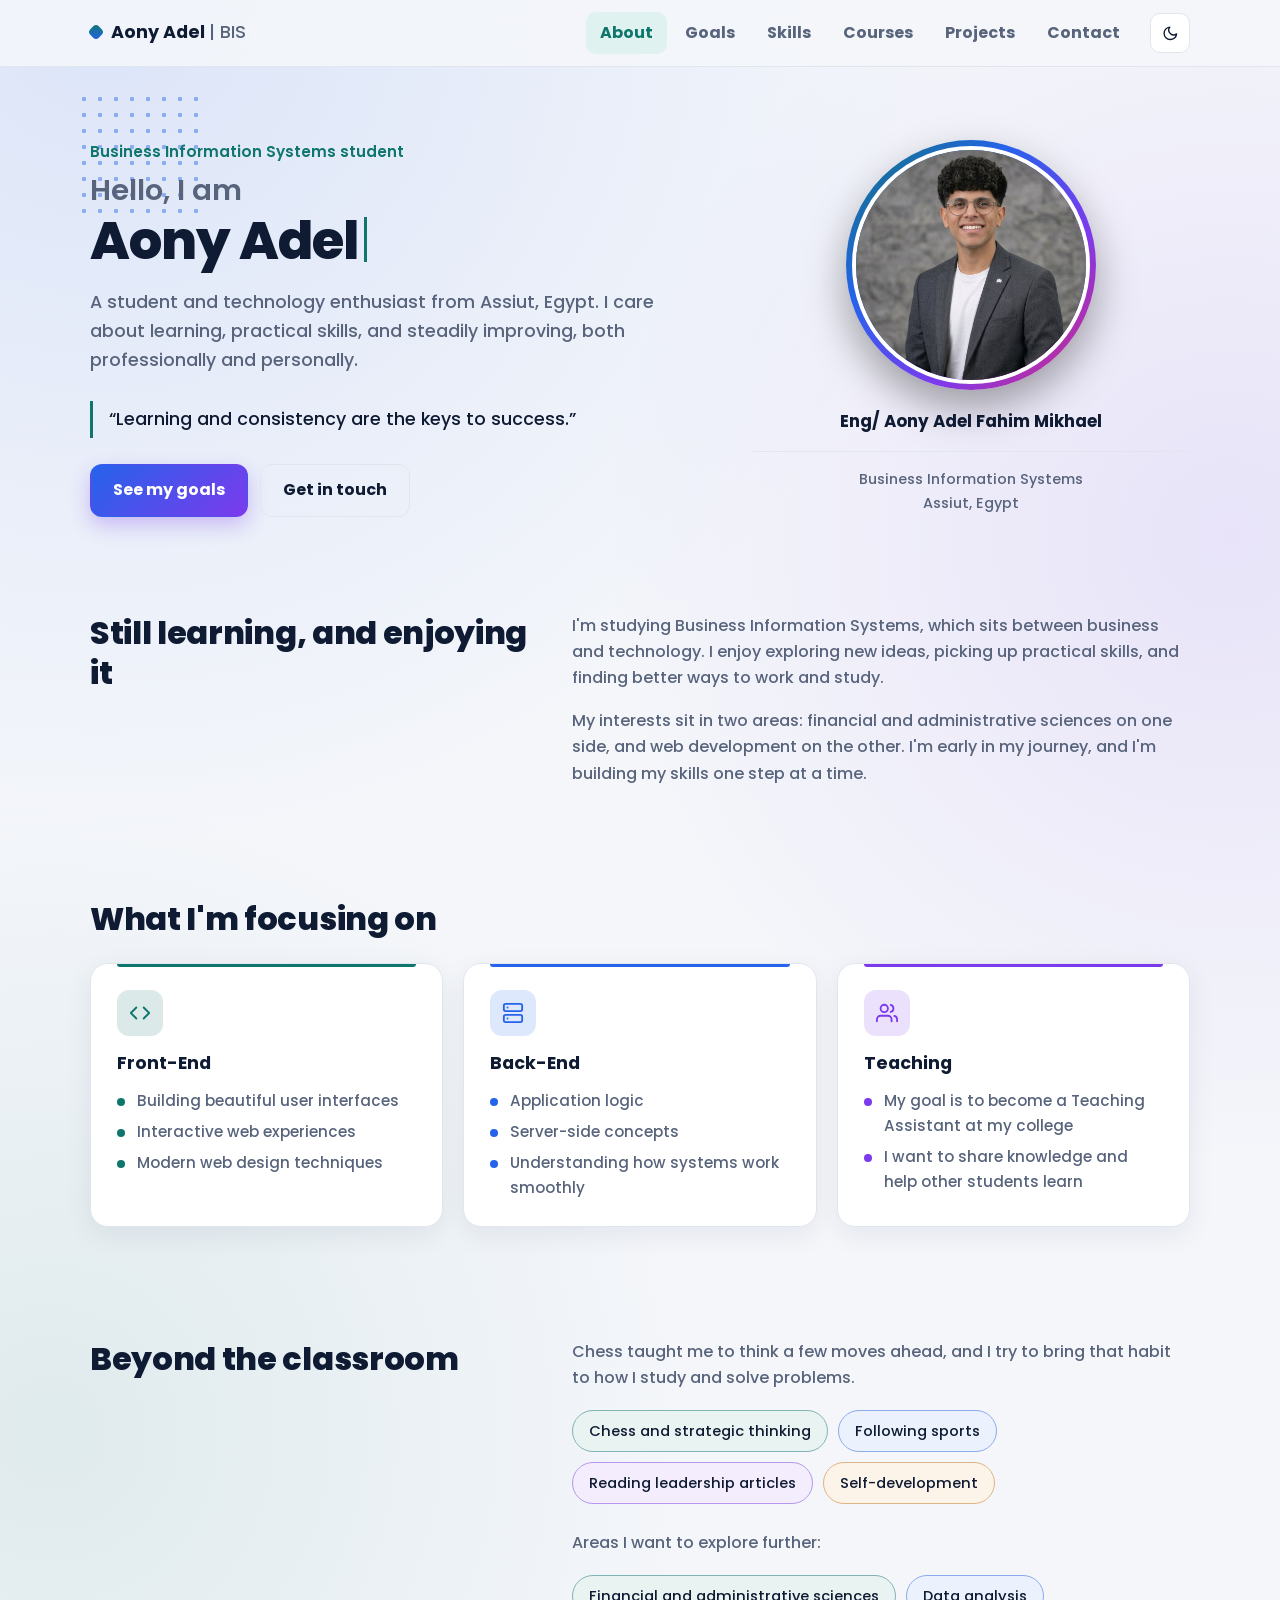
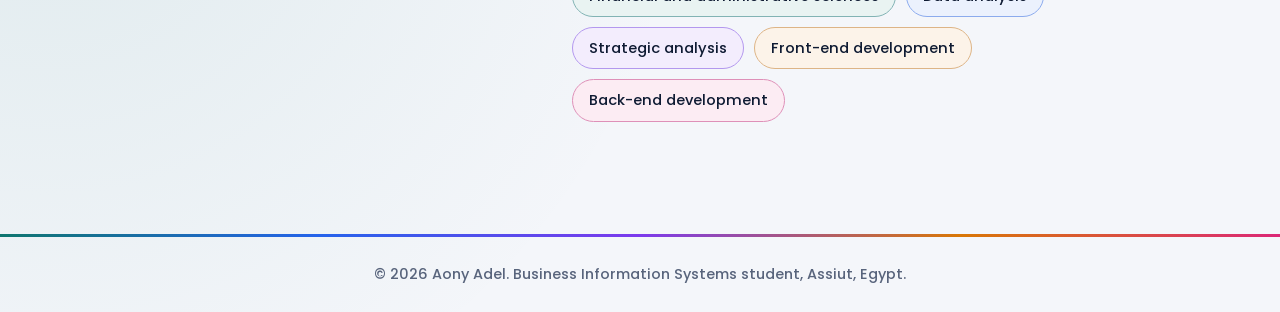
<file: index.html>
<!DOCTYPE html>
<html lang="en">
<head>
<meta charset="UTF-8">
<meta name="viewport" content="width=device-width, initial-scale=1">
<title>About | Aony Adel</title>
<meta name="description" content="Aony Adel is a Business Information Systems student from Assiut, Egypt, passionate about learning, technology and practical skills.">
<link rel="preconnect" href="https://fonts.googleapis.com"><link rel="preconnect" href="https://fonts.gstatic.com" crossorigin>
<link href="https://fonts.googleapis.com/css2?family=Poppins:wght@400;500;600;700;800&display=swap" rel="stylesheet">
<link rel="stylesheet" href="css/style.css">
<script>var d=document.documentElement,t=null;try{t=localStorage.getItem('theme')}catch(e){}d.dataset.theme=t||(matchMedia('(prefers-color-scheme: dark)').matches?'dark':'light')</script>
</head>
<body>
<header class="site-header"><div class="container bar">
<a class="brand" href="index.html">Aony Adel <span>| BIS</span></a>
<nav id="nav" class="nav" aria-label="Main navigation"><a href="index.html" aria-current="page">About</a><a href="goals.html">Goals</a><a href="skills.html">Skills</a><a href="courses.html">Courses</a><a href="projects.html">Projects</a><a href="contact.html">Contact</a></nav>
<div class="tools">
<button class="icon-btn" id="theme" type="button" aria-label="Switch to dark mode"><svg data-icon="moon"></svg></button>
<button class="icon-btn menu-btn" id="menu" type="button" aria-label="Open menu" aria-expanded="false" aria-controls="nav"><svg data-icon="menu"></svg></button>
</div></div></header>
<main>
<section class="container hero">
<div>
<p class="eyebrow">Business Information Systems student</p>
<h1 aria-label="Hello, I am Aony Adel"><span class="hello">Hello, I am</span><span class="typed" id="typed">Aony Adel</span></h1>
<p class="lead">A student and technology enthusiast from Assiut, Egypt. I care about learning, practical skills, and steadily improving, both professionally and personally.</p>
<blockquote class="quote">&ldquo;Learning and consistency are the keys to success.&rdquo;</blockquote>
<div class="actions"><a class="btn btn-primary" href="goals.html">See my goals</a><a class="btn btn-ghost" href="contact.html">Get in touch</a></div>
</div>
<aside class="profile" aria-label="Profile summary">
<div class="photo-frame">
<img src="assets/profile.jpg" alt="Portrait of Aony Adel" onerror="this.parentNode.classList.add('no-photo')">
<span class="mono" aria-hidden="true">AA</span>
</div>
<p class="full">Eng/ Aony Adel Fahim Mikhael</p>
<p class="meta">Business Information Systems<br>Assiut, Egypt</p>
</aside>
</section>

<section class="container section split">
<h2>Still learning, and enjoying it</h2>
<div class="prose">
<p>I'm studying Business Information Systems, which sits between business and technology. I enjoy exploring new ideas, picking up practical skills, and finding better ways to work and study.</p>
<p>My interests sit in two areas: financial and administrative sciences on one side, and web development on the other. I'm early in my journey, and I'm building my skills one step at a time.</p>
</div>
</section>

<section class="container section">
<h2>What I'm focusing on</h2>
<div class="grid" style="margin-top:24px">
<article class="card"><div class="ico"><svg data-icon="code"></svg></div><h3>Front-End</h3>
<ul class="ticks"><li>Building beautiful user interfaces</li><li>Interactive web experiences</li><li>Modern web design techniques</li></ul></article>
<article class="card"><div class="ico"><svg data-icon="server"></svg></div><h3>Back-End</h3>
<ul class="ticks"><li>Application logic</li><li>Server-side concepts</li><li>Understanding how systems work smoothly</li></ul></article>
<article class="card"><div class="ico"><svg data-icon="users"></svg></div><h3>Teaching</h3>
<ul class="ticks"><li>My goal is to become a Teaching Assistant at my college</li><li>I want to share knowledge and help other students learn</li></ul></article>
</div>
</section>

<section class="container section split">
<h2>Beyond the classroom</h2>
<div>
<p>Chess taught me to think a few moves ahead, and I try to bring that habit to how I study and solve problems.</p>
<div class="chips"><span class="chip">Chess and strategic thinking</span><span class="chip">Following sports</span><span class="chip">Reading leadership articles</span><span class="chip">Self-development</span></div>
<p style="margin-top:26px">Areas I want to explore further:</p>
<div class="chips"><span class="chip">Financial and administrative sciences</span><span class="chip">Data analysis</span><span class="chip">Strategic analysis</span><span class="chip">Front-end development</span><span class="chip">Back-end development</span></div>
</div>
</section>
</main>
<footer class="site-footer"><div class="container">&copy; 2026 Aony Adel. Business Information Systems student, Assiut, Egypt.</div></footer>
<script src="js/script.js"></script>
</body>
</html>
</file>
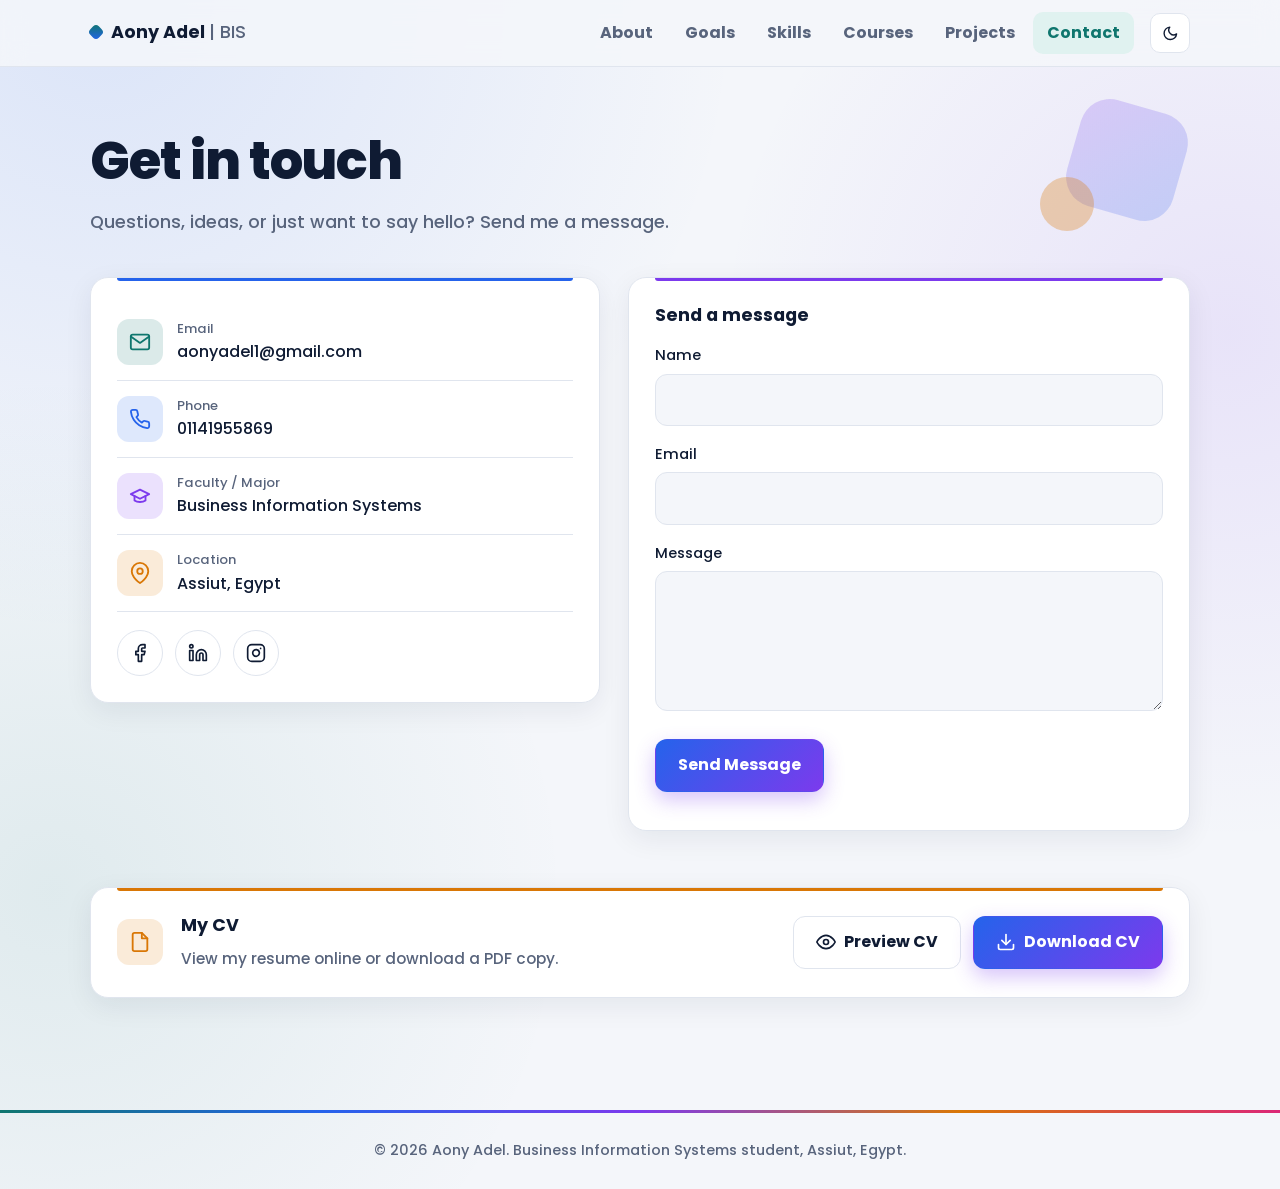
<file: contact.html>
<!DOCTYPE html>
<html lang="en">
<head>
<meta charset="UTF-8">
<meta name="viewport" content="width=device-width, initial-scale=1">
<title>Contact | Aony Adel</title>
<meta name="description" content="Contact Aony Adel by email, phone or social media.">
<link rel="preconnect" href="https://fonts.googleapis.com"><link rel="preconnect" href="https://fonts.gstatic.com" crossorigin>
<link href="https://fonts.googleapis.com/css2?family=Poppins:wght@400;500;600;700;800&display=swap" rel="stylesheet">
<link rel="stylesheet" href="css/style.css">
<script>var d=document.documentElement,t=null;try{t=localStorage.getItem('theme')}catch(e){}d.dataset.theme=t||(matchMedia('(prefers-color-scheme: dark)').matches?'dark':'light')</script>
</head>
<body>
<header class="site-header"><div class="container bar">
<a class="brand" href="index.html">Aony Adel <span>| BIS</span></a>
<nav id="nav" class="nav" aria-label="Main navigation"><a href="index.html">About</a><a href="goals.html">Goals</a><a href="skills.html">Skills</a><a href="courses.html">Courses</a><a href="projects.html">Projects</a><a href="contact.html" aria-current="page">Contact</a></nav>
<div class="tools">
<button class="icon-btn" id="theme" type="button" aria-label="Switch to dark mode"><svg data-icon="moon"></svg></button>
<button class="icon-btn menu-btn" id="menu" type="button" aria-label="Open menu" aria-expanded="false" aria-controls="nav"><svg data-icon="menu"></svg></button>
</div></div></header>
<main>
<section class="container page-head">
<h1>Get in touch</h1>
<p class="lead">Questions, ideas, or just want to say hello? Send me a message.</p>
</section>
<section class="container section contact" style="padding-top:16px">
<div class="card">
<div class="info"><div class="ico"><svg data-icon="mail"></svg></div><div><small>Email</small><a href="mailto:aonyadel1@gmail.com">aonyadel1@gmail.com</a></div></div>
<div class="info"><div class="ico"><svg data-icon="phone"></svg></div><div><small>Phone</small><a href="tel:+201141955869">01141955869</a></div></div>
<div class="info"><div class="ico"><svg data-icon="school"></svg></div><div><small>Faculty / Major</small><span>Business Information Systems</span></div></div>
<div class="info"><div class="ico"><svg data-icon="pin"></svg></div><div><small>Location</small><span>Assiut, Egypt</span></div></div>
<div class="social">
<a href="https://www.facebook.com/share/1F85Qph6r8/" target="_blank" rel="noopener noreferrer" aria-label="Facebook"><svg data-icon="facebook"></svg></a>
<a href="https://www.linkedin.com/in/aony-adel-8b6357357/" target="_blank" rel="noopener noreferrer" aria-label="LinkedIn"><svg data-icon="linkedin"></svg></a>
<a href="https://www.instagram.com/aony_3del/" target="_blank" rel="noopener noreferrer" aria-label="Instagram"><svg data-icon="instagram"></svg></a>
</div>
</div>
<form class="card" id="contact-form">
<h3>Send a message</h3>
<label for="name">Name</label><input id="name" name="name" type="text" autocomplete="name" required>
<label for="email">Email</label><input id="email" name="email" type="email" autocomplete="email" required>
<label for="message">Message</label><textarea id="message" name="message" required></textarea>
<input type="hidden" name="_subject" value="New message from your portfolio"><input type="text" name="_gotcha" tabindex="-1" autocomplete="off" style="display:none" aria-hidden="true">
<button class="btn btn-primary" type="submit">Send Message</button>
<p id="form-status" role="status" aria-live="polite"></p>
</form>
</section>
<section class="container section" style="padding-top:0">
<div class="card cv">
<div class="ico"><svg data-icon="file"></svg></div>
<div class="cv-text"><h3>My CV</h3><p>View my resume online or download a PDF copy.</p></div>
<div class="actions">
<a class="btn btn-ghost" href="assets/Aony_Adel_CV.pdf" target="_blank" rel="noopener noreferrer"><svg data-icon="eye"></svg>Preview CV</a>
<a class="btn btn-primary" href="assets/Aony_Adel_CV.pdf" download="Aony_Adel_CV.pdf"><svg data-icon="download"></svg>Download CV</a>
</div>
</div>
</section>
</main>
<footer class="site-footer"><div class="container">&copy; 2026 Aony Adel. Business Information Systems student, Assiut, Egypt.</div></footer>
<script src="js/script.js"></script>
</body>
</html>
</file>
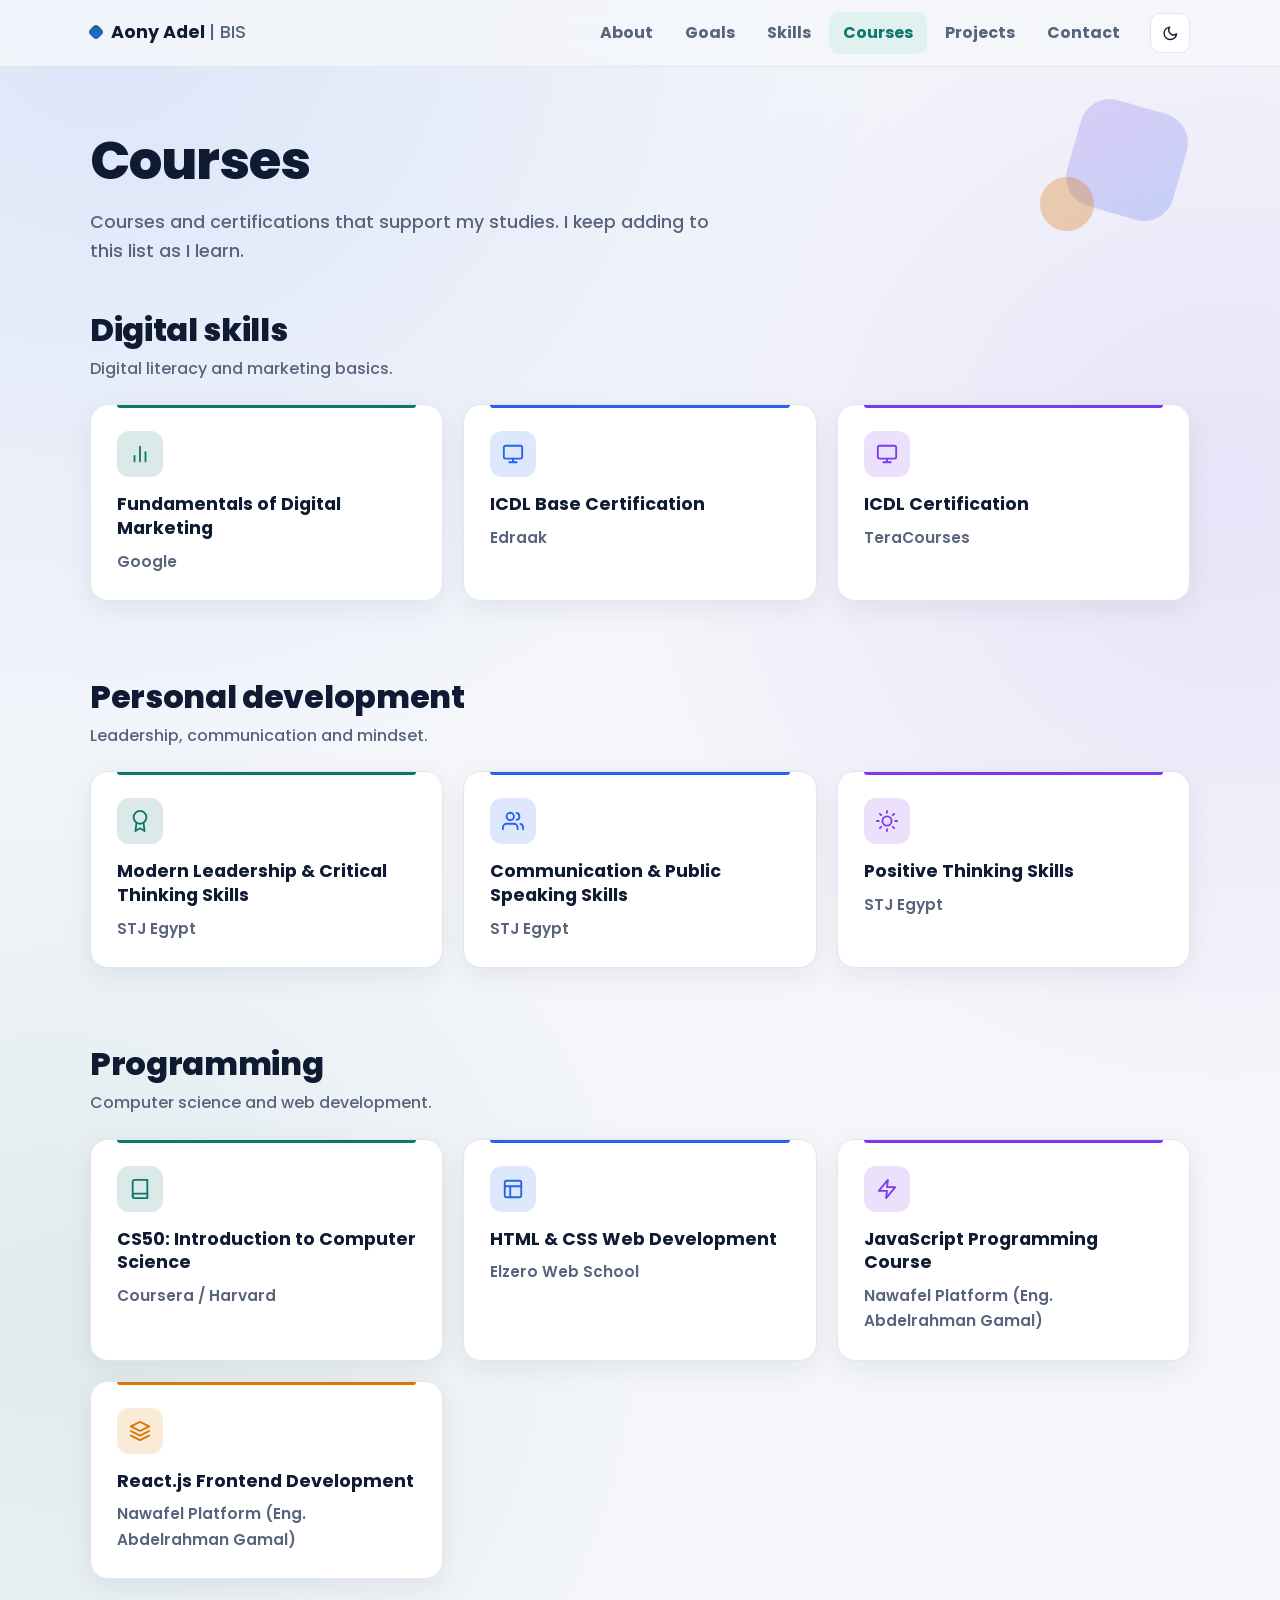
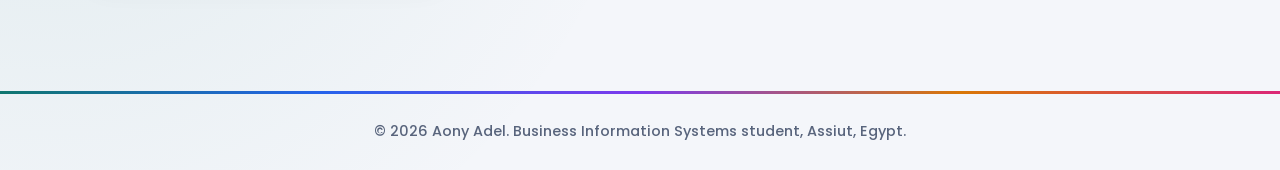
<file: courses.html>
<!DOCTYPE html>
<html lang="en">
<head>
<meta charset="UTF-8">
<meta name="viewport" content="width=device-width, initial-scale=1">
<title>Courses | Aony Adel</title>
<meta name="description" content="Courses and certifications completed by Aony Adel.">
<link rel="preconnect" href="https://fonts.googleapis.com"><link rel="preconnect" href="https://fonts.gstatic.com" crossorigin>
<link href="https://fonts.googleapis.com/css2?family=Poppins:wght@400;500;600;700;800&display=swap" rel="stylesheet">
<link rel="stylesheet" href="css/style.css">
<script>var d=document.documentElement,t=null;try{t=localStorage.getItem('theme')}catch(e){}d.dataset.theme=t||(matchMedia('(prefers-color-scheme: dark)').matches?'dark':'light')</script>
</head>
<body>
<header class="site-header"><div class="container bar">
<a class="brand" href="index.html">Aony Adel <span>| BIS</span></a>
<nav id="nav" class="nav" aria-label="Main navigation"><a href="index.html">About</a><a href="goals.html">Goals</a><a href="skills.html">Skills</a><a href="courses.html" aria-current="page">Courses</a><a href="projects.html">Projects</a><a href="contact.html">Contact</a></nav>
<div class="tools">
<button class="icon-btn" id="theme" type="button" aria-label="Switch to dark mode"><svg data-icon="moon"></svg></button>
<button class="icon-btn menu-btn" id="menu" type="button" aria-label="Open menu" aria-expanded="false" aria-controls="nav"><svg data-icon="menu"></svg></button>
</div></div></header>
<main>
<section class="container page-head">
<h1>Courses</h1>
<p class="lead">Courses and certifications that support my studies. I keep adding to this list as I learn.</p>
</section>
<section class="container section" style="padding-top:20px"><h2>Digital skills</h2><p style="margin:6px 0 22px">Digital literacy and marketing basics.</p><div class="grid">
<article class="card"><div class="ico"><svg data-icon="chart"></svg></div><h3>Fundamentals of Digital Marketing</h3><p class="prov">Google</p></article>
<article class="card"><div class="ico"><svg data-icon="monitor"></svg></div><h3>ICDL Base Certification</h3><p class="prov">Edraak</p></article>
<article class="card"><div class="ico"><svg data-icon="monitor"></svg></div><h3>ICDL Certification</h3><p class="prov">TeraCourses</p></article>
</div></section>
<section class="container section" style="padding-top:20px"><h2>Personal development</h2><p style="margin:6px 0 22px">Leadership, communication and mindset.</p><div class="grid">
<article class="card"><div class="ico"><svg data-icon="award"></svg></div><h3>Modern Leadership &amp; Critical Thinking Skills</h3><p class="prov">STJ Egypt</p></article>
<article class="card"><div class="ico"><svg data-icon="users"></svg></div><h3>Communication &amp; Public Speaking Skills</h3><p class="prov">STJ Egypt</p></article>
<article class="card"><div class="ico"><svg data-icon="sun"></svg></div><h3>Positive Thinking Skills</h3><p class="prov">STJ Egypt</p></article>
</div></section>
<section class="container section" style="padding-top:20px"><h2>Programming</h2><p style="margin:6px 0 22px">Computer science and web development.</p><div class="grid">
<article class="card"><div class="ico"><svg data-icon="book"></svg></div><h3>CS50: Introduction to Computer Science</h3><p class="prov">Coursera / Harvard</p></article>
<article class="card"><div class="ico"><svg data-icon="layout"></svg></div><h3>HTML &amp; CSS Web Development</h3><p class="prov">Elzero Web School</p></article>
<article class="card"><div class="ico"><svg data-icon="zap"></svg></div><h3>JavaScript Programming Course</h3><p class="prov">Nawafel Platform (Eng. Abdelrahman Gamal)</p></article>
<article class="card"><div class="ico"><svg data-icon="layers"></svg></div><h3>React.js Frontend Development</h3><p class="prov">Nawafel Platform (Eng. Abdelrahman Gamal)</p></article>
</div></section>
</main>
<footer class="site-footer"><div class="container">&copy; 2026 Aony Adel. Business Information Systems student, Assiut, Egypt.</div></footer>
<script src="js/script.js"></script>
</body>
</html>
</file>
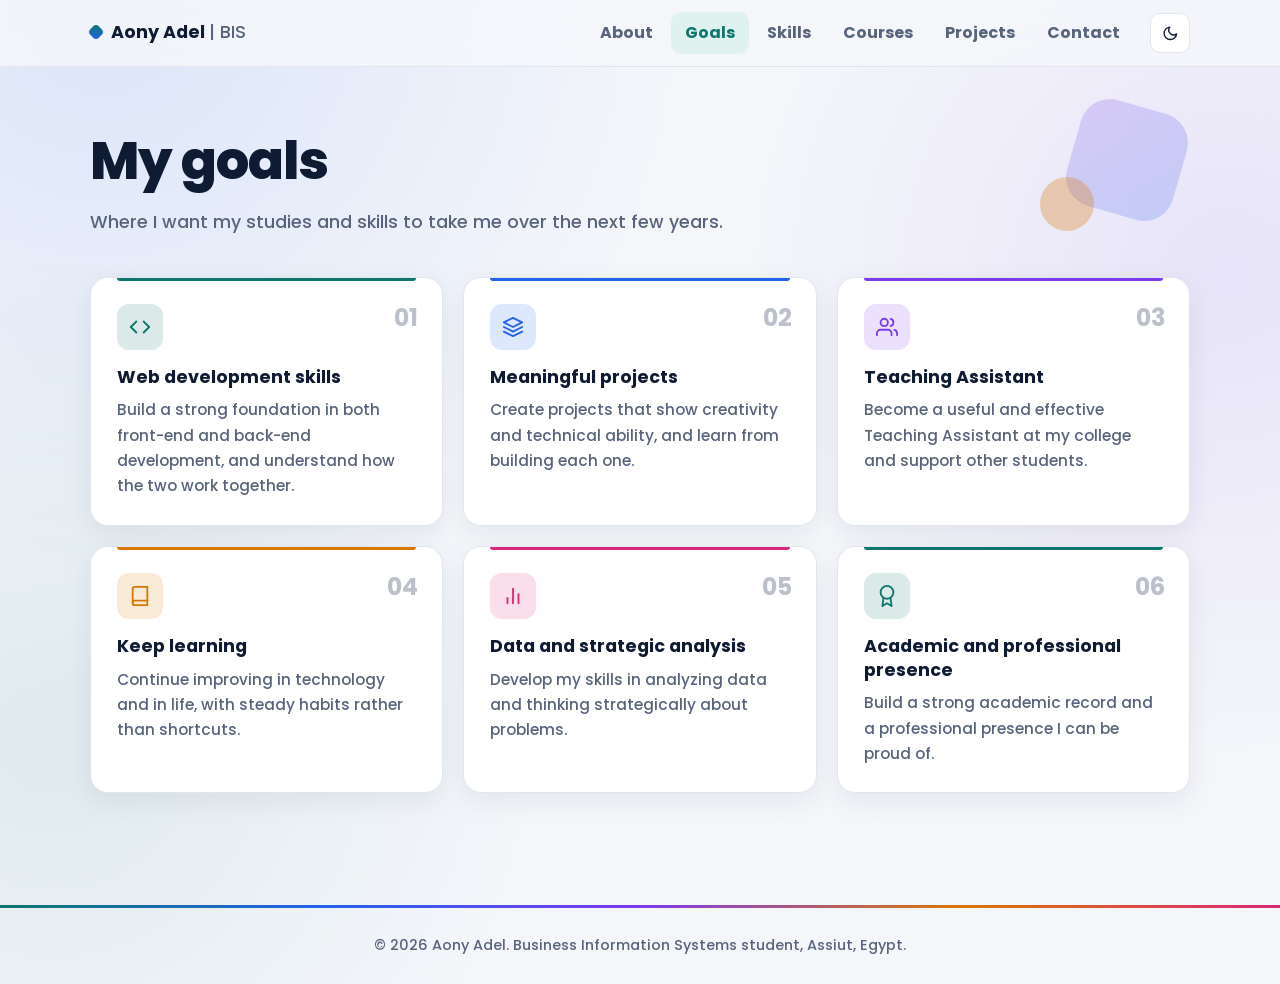
<file: goals.html>
<!DOCTYPE html>
<html lang="en">
<head>
<meta charset="UTF-8">
<meta name="viewport" content="width=device-width, initial-scale=1">
<title>Goals | Aony Adel</title>
<meta name="description" content="Six goals guiding Aony Adel's studies and skill development.">
<link rel="preconnect" href="https://fonts.googleapis.com"><link rel="preconnect" href="https://fonts.gstatic.com" crossorigin>
<link href="https://fonts.googleapis.com/css2?family=Poppins:wght@400;500;600;700;800&display=swap" rel="stylesheet">
<link rel="stylesheet" href="css/style.css">
<script>var d=document.documentElement,t=null;try{t=localStorage.getItem('theme')}catch(e){}d.dataset.theme=t||(matchMedia('(prefers-color-scheme: dark)').matches?'dark':'light')</script>
</head>
<body>
<header class="site-header"><div class="container bar">
<a class="brand" href="index.html">Aony Adel <span>| BIS</span></a>
<nav id="nav" class="nav" aria-label="Main navigation"><a href="index.html">About</a><a href="goals.html" aria-current="page">Goals</a><a href="skills.html">Skills</a><a href="courses.html">Courses</a><a href="projects.html">Projects</a><a href="contact.html">Contact</a></nav>
<div class="tools">
<button class="icon-btn" id="theme" type="button" aria-label="Switch to dark mode"><svg data-icon="moon"></svg></button>
<button class="icon-btn menu-btn" id="menu" type="button" aria-label="Open menu" aria-expanded="false" aria-controls="nav"><svg data-icon="menu"></svg></button>
</div></div></header>
<main>
<section class="container page-head">
<h1>My goals</h1>
<p class="lead">Where I want my studies and skills to take me over the next few years.</p>
</section>
<section class="container section" style="padding-top:16px"><div class="grid">
<article class="card goal"><span class="n">01</span><div class="ico"><svg data-icon="code"></svg></div><h3>Web development skills</h3><p>Build a strong foundation in both front-end and back-end development, and understand how the two work together.</p></article>
<article class="card goal"><span class="n">02</span><div class="ico"><svg data-icon="layers"></svg></div><h3>Meaningful projects</h3><p>Create projects that show creativity and technical ability, and learn from building each one.</p></article>
<article class="card goal"><span class="n">03</span><div class="ico"><svg data-icon="users"></svg></div><h3>Teaching Assistant</h3><p>Become a useful and effective Teaching Assistant at my college and support other students.</p></article>
<article class="card goal"><span class="n">04</span><div class="ico"><svg data-icon="book"></svg></div><h3>Keep learning</h3><p>Continue improving in technology and in life, with steady habits rather than shortcuts.</p></article>
<article class="card goal"><span class="n">05</span><div class="ico"><svg data-icon="chart"></svg></div><h3>Data and strategic analysis</h3><p>Develop my skills in analyzing data and thinking strategically about problems.</p></article>
<article class="card goal"><span class="n">06</span><div class="ico"><svg data-icon="award"></svg></div><h3>Academic and professional presence</h3><p>Build a strong academic record and a professional presence I can be proud of.</p></article>
</div></section>
</main>
<footer class="site-footer"><div class="container">&copy; 2026 Aony Adel. Business Information Systems student, Assiut, Egypt.</div></footer>
<script src="js/script.js"></script>
</body>
</html>
</file>
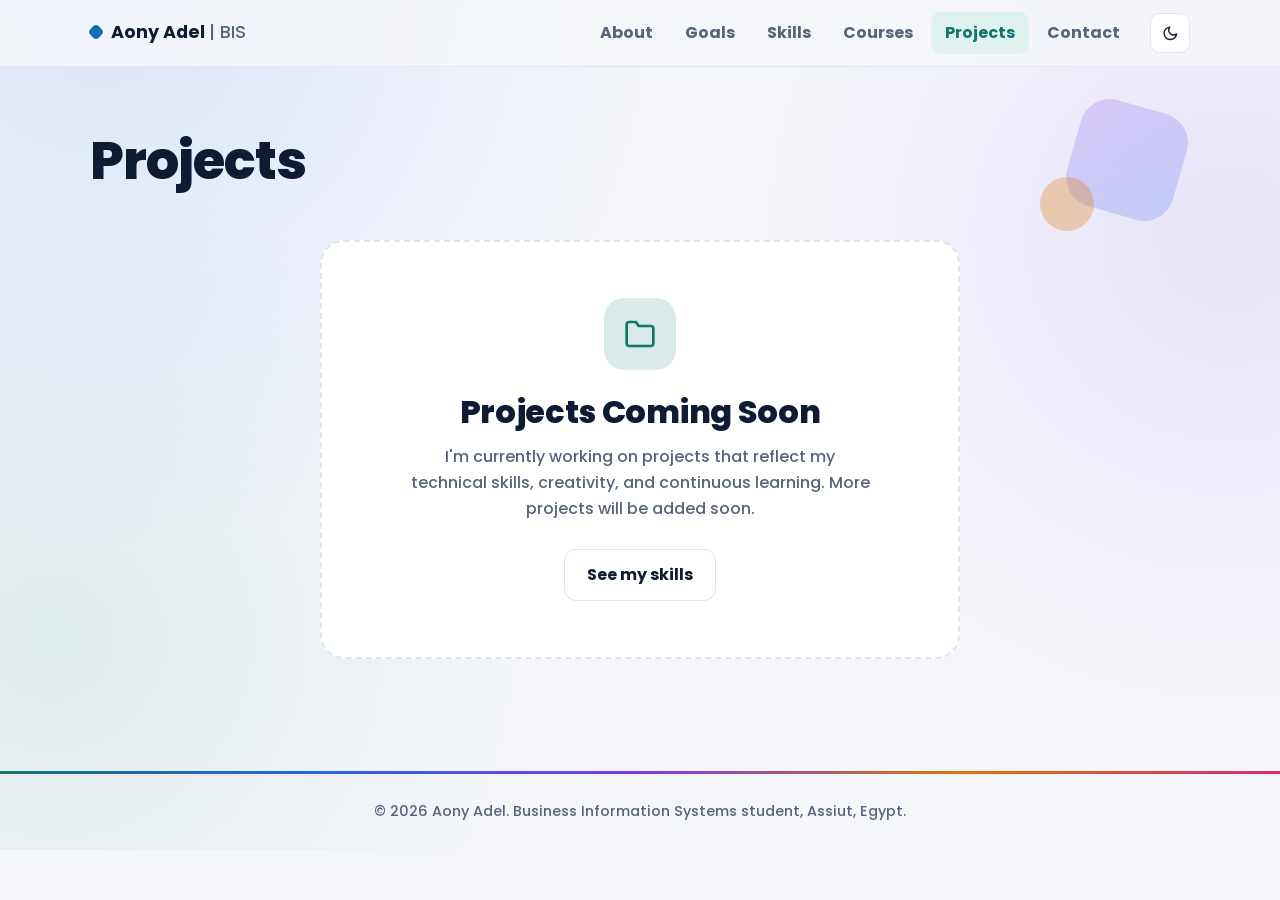
<file: projects.html>
<!DOCTYPE html>
<html lang="en">
<head>
<meta charset="UTF-8">
<meta name="viewport" content="width=device-width, initial-scale=1">
<title>Projects | Aony Adel</title>
<meta name="description" content="Projects by Aony Adel will be added here soon.">
<link rel="preconnect" href="https://fonts.googleapis.com"><link rel="preconnect" href="https://fonts.gstatic.com" crossorigin>
<link href="https://fonts.googleapis.com/css2?family=Poppins:wght@400;500;600;700;800&display=swap" rel="stylesheet">
<link rel="stylesheet" href="css/style.css">
<script>var d=document.documentElement,t=null;try{t=localStorage.getItem('theme')}catch(e){}d.dataset.theme=t||(matchMedia('(prefers-color-scheme: dark)').matches?'dark':'light')</script>
</head>
<body>
<header class="site-header"><div class="container bar">
<a class="brand" href="index.html">Aony Adel <span>| BIS</span></a>
<nav id="nav" class="nav" aria-label="Main navigation"><a href="index.html">About</a><a href="goals.html">Goals</a><a href="skills.html">Skills</a><a href="courses.html">Courses</a><a href="projects.html" aria-current="page">Projects</a><a href="contact.html">Contact</a></nav>
<div class="tools">
<button class="icon-btn" id="theme" type="button" aria-label="Switch to dark mode"><svg data-icon="moon"></svg></button>
<button class="icon-btn menu-btn" id="menu" type="button" aria-label="Open menu" aria-expanded="false" aria-controls="nav"><svg data-icon="menu"></svg></button>
</div></div></header>
<main>
<section class="container page-head">
<h1>Projects</h1>
</section>
<section class="container section" style="padding-top:0">
<div class="empty">
<div class="ico"><svg data-icon="folder"></svg></div>
<h2>Projects Coming Soon</h2>
<p>I'm currently working on projects that reflect my technical skills, creativity, and continuous learning. More projects will be added soon.</p>
<a class="btn btn-ghost" href="skills.html">See my skills</a>
</div>
</section>
</main>
<footer class="site-footer"><div class="container">&copy; 2026 Aony Adel. Business Information Systems student, Assiut, Egypt.</div></footer>
<script src="js/script.js"></script>
</body>
</html>
</file>
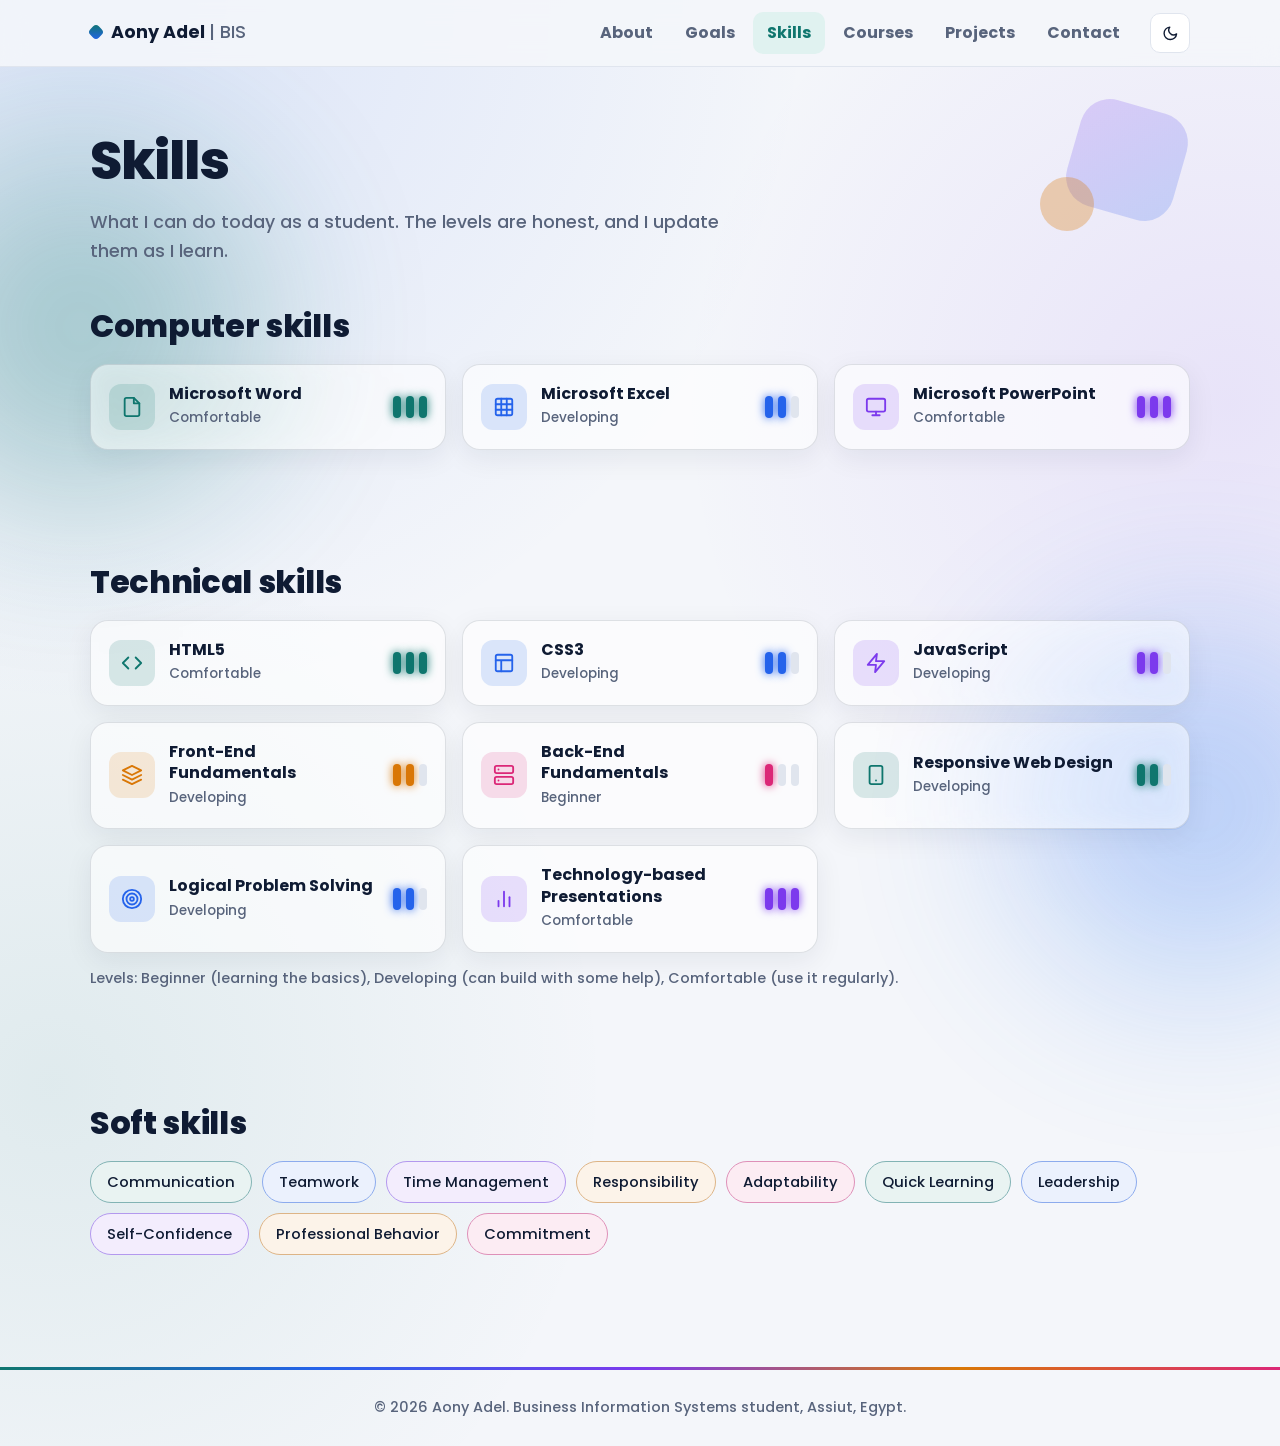
<file: skills.html>
<!DOCTYPE html>
<html lang="en">
<head>
<meta charset="UTF-8">
<meta name="viewport" content="width=device-width, initial-scale=1">
<title>Skills | Aony Adel</title>
<meta name="description" content="Computer, technical and soft skills of Aony Adel, with realistic skill levels.">
<link rel="preconnect" href="https://fonts.googleapis.com"><link rel="preconnect" href="https://fonts.gstatic.com" crossorigin>
<link href="https://fonts.googleapis.com/css2?family=Poppins:wght@400;500;600;700;800&display=swap" rel="stylesheet">
<link rel="stylesheet" href="css/style.css">
<script>var d=document.documentElement,t=null;try{t=localStorage.getItem('theme')}catch(e){}d.dataset.theme=t||(matchMedia('(prefers-color-scheme: dark)').matches?'dark':'light')</script>
</head>
<body>
<header class="site-header"><div class="container bar">
<a class="brand" href="index.html">Aony Adel <span>| BIS</span></a>
<nav id="nav" class="nav" aria-label="Main navigation"><a href="index.html">About</a><a href="goals.html">Goals</a><a href="skills.html" aria-current="page">Skills</a><a href="courses.html">Courses</a><a href="projects.html">Projects</a><a href="contact.html">Contact</a></nav>
<div class="tools">
<button class="icon-btn" id="theme" type="button" aria-label="Switch to dark mode"><svg data-icon="moon"></svg></button>
<button class="icon-btn menu-btn" id="menu" type="button" aria-label="Open menu" aria-expanded="false" aria-controls="nav"><svg data-icon="menu"></svg></button>
</div></div></header>
<main class="orbs">
<section class="container page-head">
<h1>Skills</h1>
<p class="lead">What I can do today as a student. The levels are honest, and I update them as I learn.</p>
</section>
<section class="container section" style="padding-top:16px"><h2>Computer skills</h2><ul class="skills">
<li class="skill"><div class="ico"><svg data-icon="file"></svg></div><div><span class="name">Microsoft Word</span><small>Comfortable</small></div><div class="pips" role="img" aria-label="Level: Comfortable"><i class="on"></i><i class="on"></i><i class="on"></i></div></li>
<li class="skill"><div class="ico"><svg data-icon="grid"></svg></div><div><span class="name">Microsoft Excel</span><small>Developing</small></div><div class="pips" role="img" aria-label="Level: Developing"><i class="on"></i><i class="on"></i><i></i></div></li>
<li class="skill"><div class="ico"><svg data-icon="monitor"></svg></div><div><span class="name">Microsoft PowerPoint</span><small>Comfortable</small></div><div class="pips" role="img" aria-label="Level: Comfortable"><i class="on"></i><i class="on"></i><i class="on"></i></div></li>
</ul></section>
<section class="container section"><h2>Technical skills</h2><ul class="skills">
<li class="skill"><div class="ico"><svg data-icon="code"></svg></div><div><span class="name">HTML5</span><small>Comfortable</small></div><div class="pips" role="img" aria-label="Level: Comfortable"><i class="on"></i><i class="on"></i><i class="on"></i></div></li>
<li class="skill"><div class="ico"><svg data-icon="layout"></svg></div><div><span class="name">CSS3</span><small>Developing</small></div><div class="pips" role="img" aria-label="Level: Developing"><i class="on"></i><i class="on"></i><i></i></div></li>
<li class="skill"><div class="ico"><svg data-icon="zap"></svg></div><div><span class="name">JavaScript</span><small>Developing</small></div><div class="pips" role="img" aria-label="Level: Developing"><i class="on"></i><i class="on"></i><i></i></div></li>
<li class="skill"><div class="ico"><svg data-icon="layers"></svg></div><div><span class="name">Front-End Fundamentals</span><small>Developing</small></div><div class="pips" role="img" aria-label="Level: Developing"><i class="on"></i><i class="on"></i><i></i></div></li>
<li class="skill"><div class="ico"><svg data-icon="server"></svg></div><div><span class="name">Back-End Fundamentals</span><small>Beginner</small></div><div class="pips" role="img" aria-label="Level: Beginner"><i class="on"></i><i></i><i></i></div></li>
<li class="skill"><div class="ico"><svg data-icon="smartphone"></svg></div><div><span class="name">Responsive Web Design</span><small>Developing</small></div><div class="pips" role="img" aria-label="Level: Developing"><i class="on"></i><i class="on"></i><i></i></div></li>
<li class="skill"><div class="ico"><svg data-icon="target"></svg></div><div><span class="name">Logical Problem Solving</span><small>Developing</small></div><div class="pips" role="img" aria-label="Level: Developing"><i class="on"></i><i class="on"></i><i></i></div></li>
<li class="skill"><div class="ico"><svg data-icon="chart"></svg></div><div><span class="name">Technology-based Presentations</span><small>Comfortable</small></div><div class="pips" role="img" aria-label="Level: Comfortable"><i class="on"></i><i class="on"></i><i class="on"></i></div></li>
</ul>
<p class="note">Levels: Beginner (learning the basics), Developing (can build with some help), Comfortable (use it regularly).</p>
</section>
<section class="container section"><h2>Soft skills</h2>
<div class="chips"><span class="chip">Communication</span><span class="chip">Teamwork</span><span class="chip">Time Management</span><span class="chip">Responsibility</span><span class="chip">Adaptability</span><span class="chip">Quick Learning</span><span class="chip">Leadership</span><span class="chip">Self-Confidence</span><span class="chip">Professional Behavior</span><span class="chip">Commitment</span></div></section>
</main>
<footer class="site-footer"><div class="container">&copy; 2026 Aony Adel. Business Information Systems student, Assiut, Egypt.</div></footer>
<script src="js/script.js"></script>
</body>
</html>
</file>
<file: css/style.css>
/* ===== Theme variables (edit colors here) ===== */
:root{--bg:#f4f6fa;--surface:#fff;--text:#0f1b33;--muted:#58647c;--line:#e0e5ee;--accent:#0f766e;--accent-soft:#e0f2f0;--btn-bg:#0b1b3a;--btn-text:#fff;--shadow:0 8px 28px rgba(11,27,58,.07)}
[data-theme=dark]{--bg:#0a1226;--surface:#111c37;--text:#e8ecf5;--muted:#9aa7c2;--line:#1f2d50;--accent:#2dd4bf;--accent-soft:rgba(45,212,191,.12);--btn-bg:#2dd4bf;--btn-text:#062033;--shadow:0 8px 28px rgba(0,0,0,.35)}

/* ===== Base ===== */
*,*::before,*::after{box-sizing:border-box;margin:0}
html{scroll-behavior:smooth;-webkit-text-size-adjust:100%}
body{font-family:'Poppins',system-ui,-apple-system,'Segoe UI',Roboto,sans-serif;background:var(--bg);color:var(--text);line-height:1.65;overflow-x:hidden;transition:background .3s,color .3s}
a{color:inherit;text-decoration:none}
svg{width:1.25em;height:1.25em;flex:none}
:focus-visible{outline:2px solid var(--accent);outline-offset:3px;border-radius:6px}
.container{width:min(1100px,100% - 40px);margin-inline:auto}
h1{font-size:clamp(2.1rem,5vw,3.3rem);line-height:1.15;letter-spacing:-.02em}
h2{font-size:clamp(1.5rem,3vw,2rem);line-height:1.25;letter-spacing:-.01em}
h3{font-size:1.1rem;line-height:1.35}
p{color:var(--muted)}
.lead{font-size:1.1rem;max-width:58ch;margin-top:16px}
.eyebrow{color:var(--accent);font-weight:600;font-size:.95rem;margin-bottom:10px}
main{animation:in .5s ease both}
@keyframes in{from{opacity:0;transform:translateY(10px)}}

/* ===== Header ===== */
.site-header{position:sticky;top:0;z-index:50;background:color-mix(in srgb,var(--bg) 88%,transparent);backdrop-filter:blur(12px);border-bottom:1px solid var(--line);transition:background .3s}
.bar{display:flex;align-items:center;gap:16px;height:66px}
.brand{font-weight:700;font-size:1.1rem}
.brand span{color:var(--muted);font-weight:500}
.nav{display:flex;gap:4px;margin-left:auto}
.nav a{padding:8px 14px;border-radius:10px;font-weight:500;color:var(--muted);transition:color .2s,background .2s}
.nav a:hover{color:var(--text);background:var(--accent-soft)}
.nav a[aria-current=page]{color:var(--accent);background:var(--accent-soft)}
.tools{display:flex;gap:8px}
.icon-btn{width:40px;height:40px;display:grid;place-items:center;border:1px solid var(--line);border-radius:10px;background:var(--surface);color:var(--text);cursor:pointer;transition:border-color .2s,color .2s}
.icon-btn:hover{border-color:var(--accent);color:var(--accent)}
.menu-btn{display:none}

/* ===== Layout ===== */
.section{padding:56px 0}
.page-head{padding:64px 0 24px}
.split{display:grid;grid-template-columns:1fr 1.4fr;gap:40px}
.prose p+p{margin-top:16px}
.grid{display:grid;gap:20px;grid-template-columns:repeat(auto-fit,minmax(min(100%,270px),1fr))}
.hero{display:grid;grid-template-columns:1.4fr 1fr;gap:48px;align-items:center;padding:72px 0 40px}
.quote{border-left:3px solid var(--accent);padding:4px 0 4px 16px;margin:26px 0;font-weight:500;font-size:1.1rem;color:var(--text)}
.actions{display:flex;flex-wrap:wrap;gap:12px}

/* ===== Buttons and chips ===== */
.btn{display:inline-flex;align-items:center;gap:8px;padding:12px 22px;border-radius:12px;font:inherit;font-weight:600;border:1px solid transparent;cursor:pointer;transition:transform .2s,opacity .2s,border-color .2s}
.btn:hover{transform:translateY(-2px)}
.btn-primary{background:var(--btn-bg);color:var(--btn-text)}
.btn-ghost{border-color:var(--line);color:var(--text);background:transparent}
.btn-ghost:hover{border-color:var(--accent)}
.chips{display:flex;flex-wrap:wrap;gap:10px;margin-top:18px}
.chip{padding:8px 16px;border:1px solid var(--line);border-radius:999px;background:var(--surface);font-size:.92rem;transition:border-color .2s,color .2s}
.chip:hover{border-color:var(--accent);color:var(--accent)}

/* ===== Cards ===== */
.card{position:relative;background:var(--surface);border:1px solid var(--line);border-radius:18px;padding:26px;box-shadow:var(--shadow);transition:transform .25s,border-color .25s,background .3s}
.card:hover{transform:translateY(-4px);border-color:var(--accent)}
.card p{margin-top:8px;font-size:.96rem}
.ico{width:46px;height:46px;border-radius:12px;background:var(--accent-soft);color:var(--accent);display:grid;place-items:center;margin-bottom:16px}
.ico svg{width:22px;height:22px}
.ticks{list-style:none;padding:0;margin-top:12px;display:grid;gap:6px;color:var(--muted);font-size:.95rem}
.ticks li{padding-left:20px;position:relative}
.ticks li::before{content:"";position:absolute;left:0;top:.65em;width:8px;height:8px;border-radius:50%;background:var(--accent)}
.goal .n{position:absolute;top:20px;right:24px;font-weight:700;font-size:1.5rem;color:var(--muted);opacity:.4}

/* ===== Profile card (chess-board texture) ===== */
.profile{color:#fff;text-align:center;padding:38px 28px;border-radius:24px;box-shadow:var(--shadow);background:conic-gradient(rgba(255,255,255,.045) 25%,transparent 0 50%,rgba(255,255,255,.045) 0 75%,transparent 0) 0 0/56px 56px,linear-gradient(150deg,#0b1b3a,#173466)}
.profile p{color:inherit}
.mono{width:96px;height:96px;margin:0 auto 18px;border-radius:50%;display:grid;place-items:center;font-size:2rem;font-weight:700;background:rgba(255,255,255,.1);border:1px solid rgba(255,255,255,.3)}
.ar{font-size:1.7rem;font-weight:600}
.full{opacity:.85;font-size:.95rem}
.meta{margin-top:16px;padding-top:16px;border-top:1px solid rgba(255,255,255,.18);opacity:.75;font-size:.9rem}

/* ===== Projects empty state ===== */
.empty{max-width:640px;margin:24px auto 0;text-align:center;padding:56px 32px;border:2px dashed var(--line);border-radius:24px;background:var(--surface)}
.empty .ico{width:72px;height:72px;margin:0 auto 22px;border-radius:20px}
.empty .ico svg{width:32px;height:32px}
.empty p{max-width:46ch;margin:12px auto 26px}

/* ===== Contact ===== */
.contact{display:grid;grid-template-columns:1fr 1.1fr;gap:28px;align-items:start}
.info{display:flex;gap:14px;align-items:center;padding:14px 0;border-bottom:1px solid var(--line);min-width:0}
.info:last-of-type{border:0}
.info .ico{margin:0}
.info small{display:block;color:var(--muted);font-size:.82rem}
.info a,.info span{overflow-wrap:anywhere;font-weight:500}
.info a:hover{color:var(--accent)}
.social{display:flex;gap:12px;margin-top:18px}
.social a{width:46px;height:46px;display:grid;place-items:center;border:1px solid var(--line);border-radius:50%;transition:transform .2s,color .2s,border-color .2s}
.social a:hover{transform:translateY(-3px);color:var(--accent);border-color:var(--accent)}
label{display:block;font-weight:500;font-size:.92rem;margin:16px 0 6px}
input,textarea{width:100%;padding:12px 14px;font:inherit;font-size:1rem;color:var(--text);background:var(--bg);border:1px solid var(--line);border-radius:12px;transition:border-color .2s,background .3s}
input:focus,textarea:focus{outline:none;border-color:var(--accent);box-shadow:0 0 0 3px var(--accent-soft)}
textarea{min-height:140px;resize:vertical}
form .btn{margin-top:20px}
#form-status{margin-top:12px;font-size:.92rem;color:var(--accent)}

/* ===== Footer ===== */
.site-footer{margin-top:56px;padding:26px 0;border-top:1px solid var(--line);text-align:center;font-size:.9rem;color:var(--muted)}

/* ===== Responsive ===== */
@media (max-width:820px){
  .hero,.split,.contact{grid-template-columns:1fr;gap:28px}
  .hero{padding-top:44px}
  .section{padding:40px 0}
  .menu-btn{display:grid}
  .nav{display:none;position:absolute;top:100%;left:0;right:0;flex-direction:column;gap:2px;padding:12px 20px 18px;background:var(--surface);border-bottom:1px solid var(--line);box-shadow:var(--shadow)}
  .nav.open{display:flex}
  .nav a{padding:12px 14px}
  .brand{margin-right:auto}
}
@media (max-width:480px){.card{padding:22px}.empty{padding:40px 22px}.actions .btn{flex:1;justify-content:center}}
@media (prefers-reduced-motion:reduce){*,*::before,*::after{animation:none!important;transition:none!important;scroll-behavior:auto!important}}

/* ===== Hero typing + photo frame ===== */
.hello{display:block;font-size:.42em;font-weight:500;color:var(--muted);letter-spacing:0;margin-bottom:6px}
.typed{display:block;min-height:1.15em}
.typed.typing::after{content:"";display:inline-block;width:3px;height:.85em;margin-left:6px;background:var(--accent);vertical-align:-.05em;animation:blink 1s steps(1) infinite}
@keyframes blink{50%{opacity:0}}
.photo-frame{width:min(100%,270px);margin:0 auto 22px;padding:6px;border-radius:26px;background:linear-gradient(135deg,var(--accent),#3b82f6);box-shadow:0 0 40px color-mix(in srgb,var(--accent) 40%,transparent)}
.photo-frame img{display:block;width:100%;height:auto;max-height:380px;object-fit:contain;border-radius:20px;background:#0b1b3a}
.photo-frame .mono{display:none;width:100%;height:auto;aspect-ratio:1;margin:0;border-radius:20px;background:#0b1b3a;font-size:3rem}
.photo-frame.no-photo img{display:none}
.photo-frame.no-photo .mono{display:grid}

/* ===== Skills (glass cards) ===== */
.orbs{position:relative;isolation:isolate;overflow:hidden}
.orbs::before,.orbs::after{content:"";position:absolute;z-index:-1;width:360px;height:360px;border-radius:50%;filter:blur(90px);opacity:.3;pointer-events:none}
.orbs::before{background:var(--accent);top:80px;left:-100px}
.orbs::after{background:#3b82f6;top:560px;right:-100px}
.skills{list-style:none;padding:0;margin-top:18px;display:grid;gap:16px;grid-template-columns:repeat(auto-fit,minmax(min(100%,280px),1fr))}
.skill{--mx:50%;--my:50%;position:relative;display:flex;align-items:center;gap:14px;padding:18px;border-radius:18px;background:color-mix(in srgb,var(--surface) 60%,transparent);-webkit-backdrop-filter:blur(14px);backdrop-filter:blur(14px);border:1px solid color-mix(in srgb,var(--text) 12%,transparent);box-shadow:var(--shadow);transition:transform .25s,box-shadow .25s,border-color .25s}
.skill::before{content:"";position:absolute;inset:0;border-radius:inherit;background:radial-gradient(180px circle at var(--mx) var(--my),color-mix(in srgb,var(--accent) 26%,transparent),transparent 70%);opacity:0;transition:opacity .25s;pointer-events:none}
.skill>*{position:relative}
.skill:hover{transform:translateY(-4px);border-color:var(--accent);box-shadow:0 0 0 1px var(--accent),0 10px 36px color-mix(in srgb,var(--accent) 30%,transparent)}
.skill:hover::before{opacity:1}
.skill .ico{margin:0}
.skill>div:nth-child(2){flex:1;min-width:0}
.skill .name{display:block;font-weight:600;line-height:1.35}
.skill small{color:var(--muted);font-size:.85rem}
.pips{display:flex;gap:5px}
.pips i{width:8px;height:22px;border-radius:4px;background:var(--line)}
.pips i.on{background:var(--accent);box-shadow:0 0 10px var(--accent)}
.note{margin-top:14px;font-size:.9rem}
.orbs .chip{background:color-mix(in srgb,var(--surface) 60%,transparent);-webkit-backdrop-filter:blur(10px);backdrop-filter:blur(10px)}
.orbs .chip:hover{transform:translateY(-2px);box-shadow:0 0 18px color-mix(in srgb,var(--accent) 35%,transparent)}

/* ===== CV card ===== */
.cv{display:flex;align-items:center;gap:18px;flex-wrap:wrap}
.cv .ico{margin:0}
.cv-text{flex:1;min-width:200px}
.cv .actions{margin-left:auto}
@media (max-width:820px){.cv .actions{width:100%;margin-left:0}.cv .actions .btn{flex:1;justify-content:center}}
:root{--c1:#0f766e;--c2:#2563eb;--c3:#7c3aed;--c4:#d97706;--c5:#db2777;}
[data-theme=dark]{--c1:#2dd4bf;--c2:#60a5fa;--c3:#a78bfa;--c4:#fbbf24;--c5:#f472b6;}
:is(.grid,.skills,.chips)>:nth-child(5n+1),.card>.info:nth-child(5n+1){--c:var(--c1)}
:is(.grid,.skills,.chips)>:nth-child(5n+2),.card>.info:nth-child(5n+2){--c:var(--c2)}
:is(.grid,.skills,.chips)>:nth-child(5n+3),.card>.info:nth-child(5n+3){--c:var(--c3)}
:is(.grid,.skills,.chips)>:nth-child(5n+4),.card>.info:nth-child(5n+4){--c:var(--c4)}
:is(.grid,.skills,.chips)>:nth-child(5n+5),.card>.info:nth-child(5n+5){--c:var(--c5)}
.contact>.card:nth-child(1){--c:var(--c2)}.contact>.card:nth-child(2){--c:var(--c3)}.cv{--c:var(--c4)}

/* ===== Bold type ===== */
body{font-weight:500}
h1,h2{font-weight:800}
h3{font-weight:700}
.btn,.brand,.nav a,.skill .name{font-weight:700}
.lead{font-weight:500}

/* ===== Colors and shapes ===== */
body{background-image:radial-gradient(circle at 8% 0,color-mix(in srgb,var(--c2) 12%,transparent),transparent 38%),radial-gradient(circle at 96% 28%,color-mix(in srgb,var(--c3) 10%,transparent),transparent 34%),radial-gradient(circle at 4% 75%,color-mix(in srgb,var(--c1) 9%,transparent),transparent 34%);background-repeat:no-repeat}
.brand::before{content:"";display:inline-block;width:12px;height:12px;margin-right:9px;border-radius:4px;transform:rotate(45deg);background:linear-gradient(135deg,var(--c1),var(--c2))}
.btn-primary{background:linear-gradient(135deg,var(--c2),var(--c3));color:#fff;box-shadow:0 8px 20px color-mix(in srgb,var(--c3) 30%,transparent)}
.ico{background:color-mix(in srgb,var(--c,var(--accent)) 15%,transparent);color:var(--c,var(--accent))}
.card::after{content:"";position:absolute;left:26px;right:26px;top:0;height:3px;border-radius:0 0 4px 4px;background:var(--c,var(--accent))}
.card:hover{border-color:var(--c,var(--accent))}
.ticks li::before{background:var(--c,var(--accent))}
.prov{font-weight:600;font-size:.9rem}
.chips .chip{border-color:color-mix(in srgb,var(--c,var(--accent)) 45%,var(--line));background:color-mix(in srgb,var(--c,var(--accent)) 9%,var(--surface))}
.chip:hover{border-color:var(--c,var(--accent));color:var(--c,var(--accent))}
.skill:hover{border-color:var(--c,var(--accent));box-shadow:0 0 0 1px var(--c,var(--accent)),0 10px 36px color-mix(in srgb,var(--c,var(--accent)) 30%,transparent)}
.skill::before{background:radial-gradient(180px circle at var(--mx) var(--my),color-mix(in srgb,var(--c,var(--accent)) 26%,transparent),transparent 70%)}
.pips i.on{background:var(--c,var(--accent));box-shadow:0 0 10px var(--c,var(--accent))}
.orbs .chip:hover{box-shadow:0 0 18px color-mix(in srgb,var(--c,var(--accent)) 40%,transparent)}
.site-footer{border-top:3px solid;border-image:linear-gradient(90deg,var(--c1),var(--c2),var(--c3),var(--c4),var(--c5)) 1}
.hero{position:relative}
.hero::before{content:"";position:absolute;left:-14px;top:24px;width:130px;height:130px;z-index:-1;background:radial-gradient(color-mix(in srgb,var(--c2) 45%,transparent) 2px,transparent 2.5px) 0 0/16px 16px}
.page-head{position:relative}
.page-head::before{content:"";position:absolute;right:8px;top:38px;width:110px;height:110px;border-radius:30px;transform:rotate(16deg);background:linear-gradient(135deg,var(--c3),var(--c2));opacity:.2}
.page-head::after{content:"";position:absolute;right:96px;top:110px;width:54px;height:54px;border-radius:50%;background:var(--c4);opacity:.3}
.profile{position:relative;overflow:hidden;background:conic-gradient(rgba(255,255,255,.045) 25%,transparent 0 50%,rgba(255,255,255,.045) 0 75%,transparent 0) 0 0/56px 56px,linear-gradient(150deg,#0b1b3a,#1d2f6b 60%,#3b1d6b)}
.profile::before,.profile::after{content:"";position:absolute;border-radius:50%;filter:blur(2px);opacity:.55}
.profile::before{width:120px;height:120px;top:-40px;right:-30px;background:var(--c4)}
.profile::after{width:90px;height:90px;bottom:-30px;left:-25px;background:var(--c5)}
.profile>*{position:relative;z-index:1}
.photo-frame{width:min(100%,300px);background:linear-gradient(135deg,var(--c1),var(--c2),var(--c3),var(--c5));box-shadow:0 12px 40px rgba(0,0,0,.4),0 0 36px color-mix(in srgb,var(--c2) 45%,transparent)}
@media (max-width:820px){.page-head::before{width:70px;height:70px;top:28px}.page-head::after{right:70px;top:80px;width:34px;height:34px}}

/* ===== Round photo + greeting ===== */
.hello{font-size:.55em;font-weight:600;margin-bottom:4px}
.photo-frame{width:min(100%,250px);padding:6px;border-radius:50%;background:linear-gradient(135deg,var(--c1),var(--c2),var(--c3),var(--c5));box-shadow:0 18px 40px rgba(0,0,0,.35),0 0 0 9px rgba(255,255,255,.08)}
.photo-frame img{width:100%;height:auto;aspect-ratio:1;max-height:none;object-fit:cover;border-radius:50%;border:4px solid #fff;box-shadow:inset 0 0 14px rgba(0,0,0,.3)}
.photo-frame .mono{border-radius:50%}
.full{font-size:1.05rem;font-weight:700;opacity:1}

/* ===== Mobile polish ===== */
@media (max-width:820px){
  .hero{gap:22px;padding:28px 0 16px}
  .hero::before{display:none}
  .profile{order:-1;padding:28px 20px}
  .photo-frame{width:min(100%,210px)}
}
@media (max-width:480px){
  html{font-size:15px}
  h1{font-size:clamp(1.9rem,9vw,2.4rem)}
  .lead,.quote{font-size:1rem}
  .actions{flex-direction:column}
  .actions .btn{width:100%;justify-content:center}
  input,textarea{font-size:16px}
  .page-head{padding:40px 0 16px}
  .page-head::before,.page-head::after{display:none}
  .skill{padding:14px;gap:12px}
  .brand{font-size:1rem}
  .chip{font-size:.85rem;padding:7px 13px}
}

/* ===== Photo only: no card behind the circle ===== */
.profile,.profile::before,.profile::after{background:none}
.profile{padding:0;box-shadow:none;border-radius:0;overflow:visible;color:var(--text)}
.profile::before,.profile::after{display:none}
.profile .meta{border-top-color:var(--line);opacity:1;color:var(--muted)}
.profile .full{color:var(--text)}
.photo-frame{margin-bottom:18px}
@media (max-width:820px){.profile{padding:0}}
</file>
